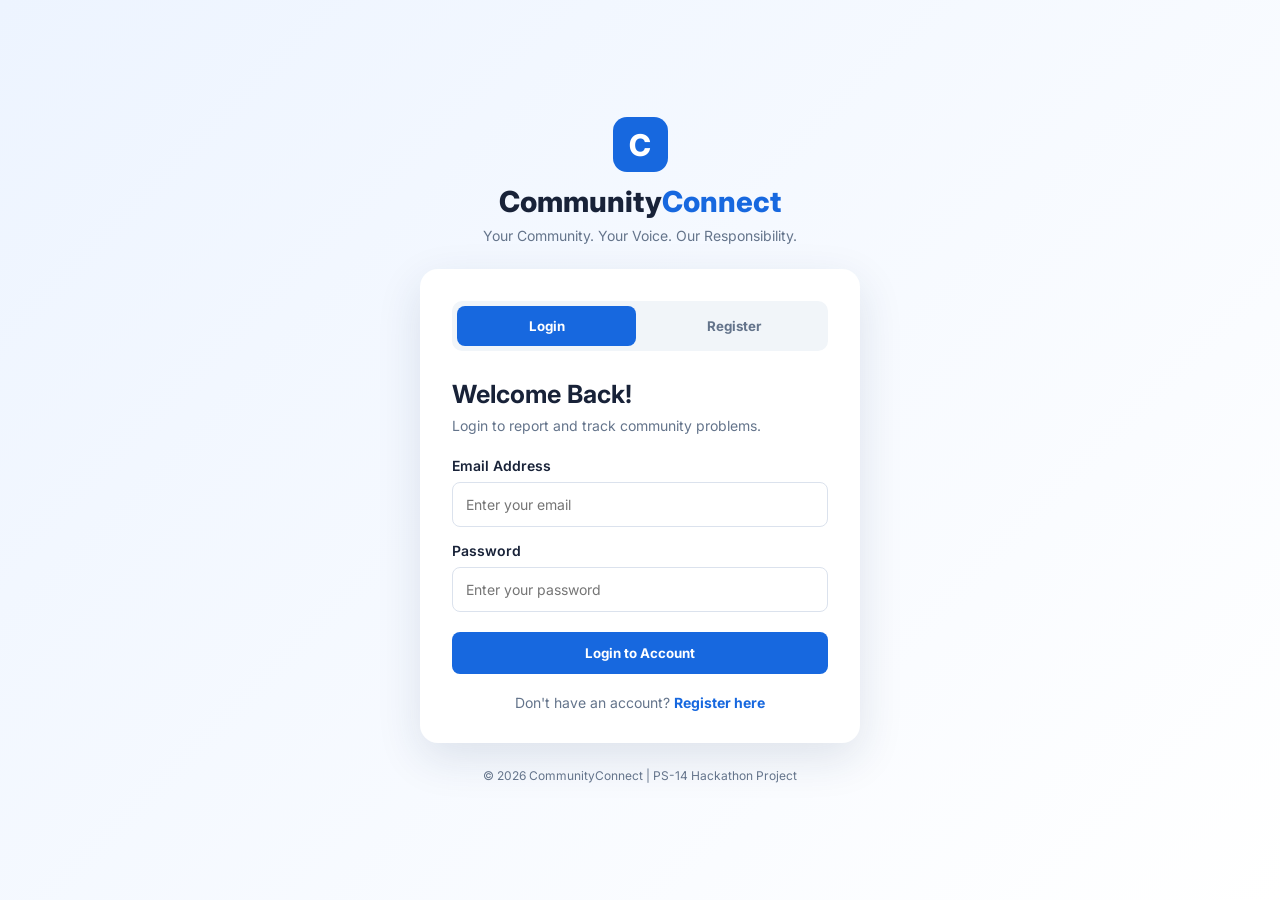
<file: frontend/index.html>
<!DOCTYPE html>
<html lang="en">
<head>
    <meta charset="UTF-8">
    <meta name="viewport" content="width=device-width, initial-scale=1.0">
    <title>CommunityConnect | Community Problem Reporting</title>
    <link rel="stylesheet" href="css/style.css">
    <link href="https://fonts.googleapis.com/css2?family=Inter:wght@400;500;600;700;800&display=swap" rel="stylesheet">
</head>

<body>

<!-- ================= AUTHENTICATION SCREEN ================= -->

<div id="authScreen" class="auth-screen">

    <div class="auth-brand">
        <div class="brand-logo">C</div>
        <h1>Community<span>Connect</span></h1>
        <p>Your Community. Your Voice. Our Responsibility.</p>
    </div>

    <div class="auth-card">

        <div class="auth-tabs">
            <button id="loginTab" class="auth-tab active" type="button" onclick="showAuthForm('login')">Login</button>
            <button id="registerTab" class="auth-tab" type="button" onclick="showAuthForm('register')">Register</button>
        </div>

        <!-- LOGIN FORM -->
        <div id="loginPanel">

            <h2>Welcome Back!</h2>
            <p class="auth-description">Login to report and track community problems.</p>

            <form id="loginForm">

                <label for="loginEmail">Email Address</label>
                <input type="email" id="loginEmail" placeholder="Enter your email" required>

                <label for="loginPassword">Password</label>
                <input type="password" id="loginPassword" placeholder="Enter your password" required>

                <button type="submit" class="primary-btn full-btn">Login to Account</button>

            </form>

            <p class="auth-switch">
                Don't have an account?
                <a href="#" onclick="showAuthForm('register'); return false;">Register here</a>
            </p>

        </div>

        <!-- REGISTER FORM -->
        <div id="registerPanel" hidden>

            <h2>Create an Account</h2>
            <p class="auth-description">Join your community and make a difference.</p>

            <form id="registerForm">

                <label for="regName">Full Name</label>
                <input type="text" id="regName" placeholder="Enter your full name" required>

                <label for="regEmail">Email Address</label>
                <input type="email" id="regEmail" placeholder="Enter your email" required>

                <label for="regPhone">Phone Number</label>
                <input type="tel" id="regPhone" placeholder="10-digit phone number" pattern="[0-9]{10}" required>

                <label for="regPassword">Password</label>
                <input type="password" id="regPassword" placeholder="At least 8 characters" minlength="8" required>

                <button type="submit" class="primary-btn full-btn">Create Account</button>

            </form>

            <p class="auth-switch">
                Already have an account?
                <a href="#" onclick="showAuthForm('login'); return false;">Login here</a>
            </p>

        </div>

    </div>

    <p class="auth-footer">© 2026 CommunityConnect | PS-14 Hackathon Project</p>

</div>


<!-- ================= MAIN APPLICATION ================= -->

<div id="appScreen" hidden>

    <!-- NAVBAR -->
    <header class="navbar">

        <a href="#" class="logo" onclick="showSection('home'); return false;">
            <span class="logo-icon">C</span>
            Community<span class="logo-highlight">Connect</span>
        </a>

        <nav class="nav-links" id="navLinks">
            <a href="#" onclick="showSection('home'); return false;">Home</a>
            <a href="#" onclick="showSection('about'); return false;">About</a>
            <a href="#" onclick="showSection('report'); return false;">Report Problem</a>
            <a href="#" onclick="showSection('complaints'); return false;">My Complaints</a>
            <a href="#" onclick="showSection('account'); return false;">My Account</a>
        </nav>

        <button class="profile-nav" onclick="showSection('account')">
            <span class="profile-avatar">👤</span>
            <span class="profile-nav-details">
                <strong id="navUserName">User</strong>
                <small>My Account</small>
            </span>
        </button>

        <button class="logout-btn" onclick="logoutUser()">Logout</button>

        <button class="menu-toggle" onclick="toggleMenu()" aria-label="Toggle menu">☰</button>

    </header>


    <main>

        <!-- ================= HOME ================= -->

        <section id="home" class="page-section active">

            <div class="hero">

                <div class="hero-content">

                    <span class="tag">BUILD A BETTER COMMUNITY</span>

                    <h1>
                        Your Community.<br>
                        Your Voice.<br>
                        <span>Our Responsibility.</span>
                    </h1>

                    <p>
                        See a problem in your neighbourhood?
                        Don't ignore it. Report it, track its progress
                        and help make your community a better place.
                    </p>

                    <div class="hero-buttons">
                        <button class="primary-btn" onclick="showSection('report')">Report a Problem →</button>
                        <button class="outline-btn" onclick="showSection('complaints')">Track Complaint</button>
                    </div>

                    <div class="hero-trust">
                        <span>✓ Easy Reporting</span>
                        <span>✓ Transparent Tracking</span>
                        <span>✓ Community Driven</span>
                    </div>

                </div>

                <div class="hero-visual">
                    <div class="visual-card">

                        <div class="visual-top">
                            <strong>Community Activity</strong>
                            <span class="live-dot">● Live Demo</span>
                        </div>

                        <div class="activity-item">
                            <div class="activity-icon">🚧</div>
                            <div class="activity-text">
                                <strong>Road Damage</strong>
                                <small>Main Road, Ward 05</small>
                            </div>
                            <span class="status progress">In Progress</span>
                        </div>

                        <div class="activity-item">
                            <div class="activity-icon">💧</div>
                            <div class="activity-text">
                                <strong>Water Leakage</strong>
                                <small>Market Street, Ward 02</small>
                            </div>
                            <span class="status resolved">Resolved</span>
                        </div>

                        <div class="activity-item">
                            <div class="activity-icon">🗑️</div>
                            <div class="activity-text">
                                <strong>Garbage Overflow</strong>
                                <small>Park Road, Ward 03</small>
                            </div>
                            <span class="status pending">Pending</span>
                        </div>

                        <div class="community-message">
                            🌱 <span>Small actions create big changes!</span>
                        </div>

                    </div>
                </div>

            </div>


            <!-- STATISTICS -->

            <div class="stats-section">

                <div class="stat-card">
                    <h2 id="totalReports">0</h2>
                    <p>Problems Reported</p>
                </div>

                <div class="stat-card">
                    <h2 id="resolvedReports">0</h2>
                    <p>Problems Resolved</p>
                </div>

                <div class="stat-card">
                    <h2>24/7</h2>
                    <p>Online Reporting</p>
                </div>

                <div class="stat-card">
                    <h2>100%</h2>
                    <p>Community Focused</p>
                </div>

            </div>


            <!-- ABOUT AND CATEGORIES -->

            <section id="about" class="content-section">

                <div class="section-heading">
                    <span class="tag">WHAT CAN YOU REPORT?</span>
                    <h2>Let's Solve Community Problems Together</h2>
                    <p>Choose a category and improve your neighbourhood.</p>
                </div>

                <div class="category-grid">

                    <div class="category-card">
                        <span>🚧</span>
                        <h3>Road Problems</h3>
                        <p>Potholes, damaged roads and broken footpaths.</p>
                    </div>

                    <div class="category-card">
                        <span>🗑️</span>
                        <h3>Garbage</h3>
                        <p>Waste accumulation and improper disposal.</p>
                    </div>

                    <div class="category-card">
                        <span>💧</span>
                        <h3>Water Issues</h3>
                        <p>Water leakage and water supply problems.</p>
                    </div>

                    <div class="category-card">
                        <span>💡</span>
                        <h3>Streetlights</h3>
                        <p>Broken streetlights and dark public areas.</p>
                    </div>

                    <div class="category-card">
                        <span>🚰</span>
                        <h3>Drainage</h3>
                        <p>Blocked drains and sewage problems.</p>
                    </div>

                    <div class="category-card">
                        <span>🏗️</span>
                        <h3>Infrastructure</h3>
                        <p>Damaged public facilities and structures.</p>
                    </div>

                </div>

            </section>


            <!-- HOW IT WORKS -->

            <section class="how-section">

                <div class="section-heading">
                    <span class="tag">SIMPLE PROCESS</span>
                    <h2>How CommunityConnect Works</h2>
                </div>

                <div class="steps-grid">

                    <div class="step-card">
                        <span class="step-number">01</span>
                        <h3>📝 Report</h3>
                        <p>Describe the problem and upload a photograph.</p>
                    </div>

                    <div class="step-card">
                        <span class="step-number">02</span>
                        <h3>🔍 Verification</h3>
                        <p>Authorities review your complaint.</p>
                    </div>

                    <div class="step-card">
                        <span class="step-number">03</span>
                        <h3>🛠️ Resolution</h3>
                        <p>The responsible department works on the issue.</p>
                    </div>

                    <div class="step-card">
                        <span class="step-number">04</span>
                        <h3>✅ Improvement</h3>
                        <p>Track the progress and see the final result.</p>
                    </div>

                </div>

            </section>

            <section class="cta-section">
                <h2>Have You Noticed a Problem?</h2>
                <p>Your report can make a real difference.</p>
                <button class="primary-btn" onclick="showSection('report')">Report It Now →</button>
            </section>

        </section>


        <!-- ================= REPORT PROBLEM ================= -->

        <section id="report" class="page-section inner-page">

            <div class="form-container">

                <span class="tag">MAKE YOUR VOICE HEARD</span>
                <h2>Report a Community Problem</h2>
                <p>Provide the details below to submit your complaint.</p>

                <form id="reportForm">

                    <label for="title">Problem Title *</label>
                    <input type="text" id="title" placeholder="Example: Damaged road near school" required>

                    <label for="category">Problem Category *</label>
                    <select id="category" required>
                        <option value="">Select a category</option>
                        <option>Road Problems</option>
                        <option>Garbage</option>
                        <option>Water Issues</option>
                        <option>Streetlights</option>
                        <option>Drainage</option>
                        <option>Infrastructure</option>
                        <option>Other</option>
                    </select>

                    <label for="description">Description *</label>
                    <textarea id="description" rows="5" placeholder="Describe the problem..." required></textarea>

                    <label for="location">Location *</label>
                    <input type="text" id="location" placeholder="Enter area, street or landmark" required>

                    <button type="button" class="outline-btn location-btn" onclick="getLocation()">
                        📍 Use My Current Location
                    </button>

                    <label for="image">Upload Photograph (Maximum 1 MB)</label>
                    <input type="file" id="image" accept="image/*">
                    <div id="imagePreview"></div>

                    <button type="submit" class="primary-btn full-btn">Submit Complaint →</button>

                </form>

            </div>

        </section>


        <!-- ================= MY COMPLAINTS ================= -->

        <section id="complaints" class="page-section inner-page">

            <div class="form-container wide-container">

                <span class="tag">TRACK YOUR REPORTS</span>
                <h2>My Complaints</h2>
                <p>View and track complaints submitted by your account.</p>

                <div class="filter-row">
                    <input type="text" id="searchComplaint" placeholder="Search by complaint ID or title...">

                    <select id="statusFilter">
                        <option value="All">All Status</option>
                        <option value="Pending">Pending</option>
                        <option value="In Progress">In Progress</option>
                        <option value="Resolved">Resolved</option>
                    </select>
                </div>

                <div id="complaintList" class="complaint-list"></div>

            </div>

        </section>


        <!-- ================= MY ACCOUNT ================= -->

        <section id="account" class="page-section inner-page">

            <div class="form-container wide-container">

                <span class="tag">PERSONAL PROFILE</span>
                <h2>My Account</h2>
                <p>View your account details and complaint history.</p>

                <div class="account-profile">

                    <div class="large-avatar">👤</div>

                    <h2 id="profileName">User Name</h2>
                    <p id="profileEmail">user@email.com</p>
                    <p id="profilePhone">Phone: Not available</p>

                </div>


                <h2 class="history-heading">My Complaint Summary</h2>

                <div class="account-stats">

                    <div class="stat-card">
                        <h2 id="myTotalReports">0</h2>
                        <p>Total Complaints</p>
                    </div>

                    <div class="stat-card">
                        <h2 id="myPendingReports">0</h2>
                        <p>Pending</p>
                    </div>

                    <div class="stat-card">
                        <h2 id="myProgressReports">0</h2>
                        <p>In Progress</p>
                    </div>

                    <div class="stat-card">
                        <h2 id="myResolvedReports">0</h2>
                        <p>Resolved</p>
                    </div>

                </div>


                <h2 class="history-heading">Previous Complaint History</h2>

                <div id="accountComplaintHistory" class="complaint-list"></div>

            </div>

        </section>

    </main>


    <!-- FOOTER -->

    <footer class="footer">
        <div class="footer-logo">Community<span>Connect</span></div>
        <p>Building better communities through collective action.</p>
        <div class="footer-bottom">© 2026 CommunityConnect. PS-14 Hackathon Project.</div>
    </footer>

</div>


<!-- CENTRE NOTIFICATION -->

<div id="toast" class="toast" role="alert" aria-live="assertive"></div>


<script src="js/script.js"></script>

</body>
</html>
</file>
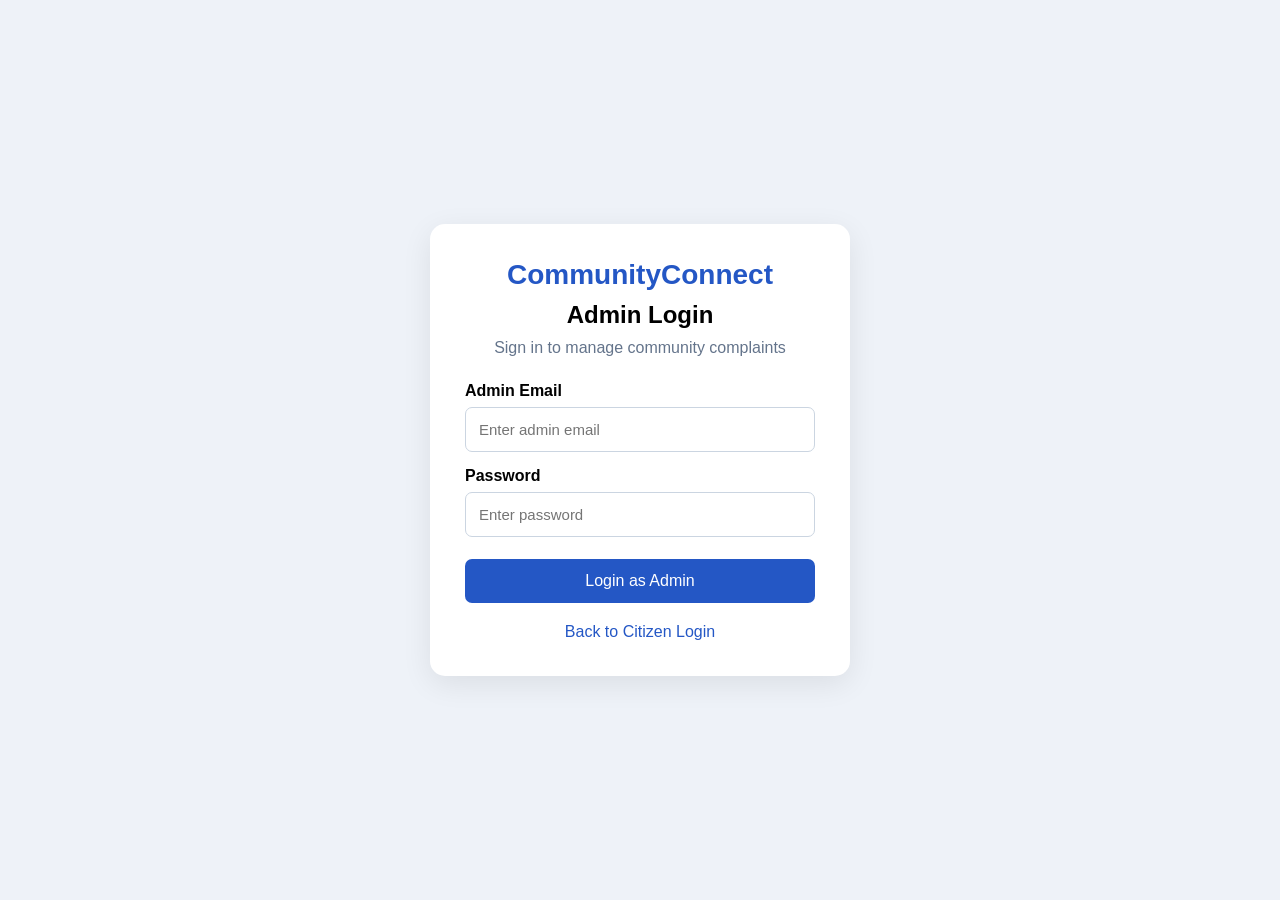
<file: frontend/admin-dashboard.html>
<!DOCTYPE html>
<html lang="en">
<head>
    <meta charset="UTF-8">
    <meta name="viewport" content="width=device-width, initial-scale=1.0">
    <title>CommunityConnect - Admin Dashboard</title>

    <style>
        * {
            box-sizing: border-box;
            margin: 0;
            padding: 0;
            font-family: Arial, sans-serif;
        }

        body {
            background: #f3f5fa;
            color: #263247;
        }

        header {
            background: #172b4d;
            color: white;
            padding: 20px 5%;
            display: flex;
            justify-content: space-between;
            align-items: center;
            flex-wrap: wrap;
            gap: 15px;
        }

        header h1 {
            font-size: 24px;
        }

        header p {
            margin-top: 7px;
            color: #dbe5f5;
        }

        button {
            padding: 11px 16px;
            border: none;
            border-radius: 6px;
            background: #2457c5;
            color: white;
            cursor: pointer;
        }

        button:hover {
            opacity: 0.88;
        }

        .logout {
            background: #dc4545;
        }

        main {
            padding: 30px 5%;
        }

        .welcome {
            margin-bottom: 25px;
        }

        .welcome p {
            color: #64748b;
            margin-top: 8px;
        }

        .stats {
            display: grid;
            grid-template-columns: repeat(4, 1fr);
            gap: 18px;
            margin-bottom: 35px;
        }

        .stat-card {
            background: white;
            padding: 23px;
            border-radius: 10px;
            box-shadow: 0 3px 12px #0000000d;
            border-left: 5px solid #2457c5;
        }

        .stat-card h2 {
            font-size: 32px;
            margin-top: 12px;
        }

        .stat-card p {
            color: #64748b;
        }

        .pending {
            border-color: #e5a000;
        }

        .progress {
            border-color: #2684d8;
        }

        .resolved {
            border-color: #219653;
        }

        .section-heading {
            margin-bottom: 18px;
        }

        .filters {
            display: flex;
            gap: 12px;
            flex-wrap: wrap;
            margin-bottom: 22px;
        }

        .filters input,
        .filters select {
            padding: 12px;
            border: 1px solid #ccd3df;
            border-radius: 6px;
            background: white;
            min-width: 180px;
        }

        .complaint-list {
            display: grid;
            grid-template-columns: repeat(auto-fit, minmax(290px, 1fr));
            gap: 20px;
        }

        .complaint-card {
            background: white;
            padding: 22px;
            border-radius: 10px;
            box-shadow: 0 3px 12px #0000000d;
        }

        .complaint-card h3 {
            margin-bottom: 15px;
            color: #172b4d;
        }

        .complaint-card p {
            margin: 10px 0;
            line-height: 1.5;
            overflow-wrap: anywhere;
        }

        .complaint-card img {
            width: 100%;
            max-height: 210px;
            object-fit: contain;
            margin: 12px 0;
            border-radius: 7px;
            background: #f3f5fa;
        }

        .status-select {
            width: 100%;
            padding: 11px;
            margin: 12px 0;
            border: 1px solid #ccd3df;
            border-radius: 6px;
        }

        .update-button {
            width: 100%;
        }

        .empty {
            text-align: center;
            padding: 35px;
            color: #64748b;
            background: white;
            border-radius: 10px;
            grid-column: 1 / -1;
        }

        #message {
            margin-bottom: 15px;
            color: #c0392b;
        }

        @media(max-width: 800px) {
            .stats {
                grid-template-columns: repeat(2, 1fr);
            }
        }

        @media(max-width: 480px) {
            .stats {
                grid-template-columns: 1fr;
            }

            header h1 {
                font-size: 20px;
            }
        }
    </style>
</head>

<body>

<header>
    <div>
        <h1>CommunityConnect Admin</h1>
        <p id="adminName">Administrator Dashboard</p>
    </div>

    <button class="logout" onclick="logoutAdmin()">Logout</button>
</header>

<main>

    <section class="welcome">
        <h2>Dashboard Overview</h2>
        <p>Monitor and manage community complaints.</p>
    </section>

    <section class="stats">

        <div class="stat-card">
            <p>Total Complaints</p>
            <h2 id="totalCount">0</h2>
        </div>

        <div class="stat-card pending">
            <p>Pending</p>
            <h2 id="pendingCount">0</h2>
        </div>

        <div class="stat-card progress">
            <p>In Progress</p>
            <h2 id="progressCount">0</h2>
        </div>

        <div class="stat-card resolved">
            <p>Resolved</p>
            <h2 id="resolvedCount">0</h2>
        </div>

    </section>

    <section>
        <div class="section-heading">
            <h2>All Community Complaints</h2>
            <p>View and update complaints submitted by citizens.</p>
        </div>

        <div class="filters">

            <input
                type="text"
                id="searchInput"
                placeholder="Search by title or location"
            >

            <select id="statusFilter">
                <option value="All">All Statuses</option>
                <option value="Pending">Pending</option>
                <option value="In Progress">In Progress</option>
                <option value="Resolved">Resolved</option>
            </select>

            <select id="categoryFilter">
                <option value="All">All Categories</option>
            </select>

            <button onclick="loadComplaints()">Refresh</button>

        </div>

        <p id="message"></p>

        <div class="complaint-list" id="complaintList">
            <div class="empty">Loading complaints...</div>
        </div>

    </section>

</main>

<script>
    const API_URL = "http://127.0.0.1:5000/api";

    const adminData = sessionStorage.getItem("communityAdmin");

    if (!adminData) {
        window.location.replace("admin.html");
    }

    const admin = adminData ? JSON.parse(adminData) : null;

    let allComplaints = [];

    if (admin) {
        document.getElementById("adminName").textContent =
            "Welcome, " + admin.name;

        loadComplaints();
    }

    async function loadComplaints() {

        const list = document.getElementById("complaintList");
        const message = document.getElementById("message");

        list.innerHTML = '<div class="empty">Loading complaints...</div>';
        message.textContent = "";

        try {
            const response = await fetch(
                `${API_URL}/admin/complaints?admin_id=${admin.id}`
            );

            const data = await response.json();

            if (!response.ok) {
                throw new Error(data.message || "Unable to load complaints");
            }

            allComplaints = data;

            updateStatistics();
            populateCategories();
            displayComplaints();

        } catch (error) {
            list.innerHTML = "";
            message.textContent = error.message;
        }
    }

    function updateStatistics() {

        document.getElementById("totalCount").textContent =
            allComplaints.length;

        document.getElementById("pendingCount").textContent =
            allComplaints.filter(c => c.status === "Pending").length;

        document.getElementById("progressCount").textContent =
            allComplaints.filter(c => c.status === "In Progress").length;

        document.getElementById("resolvedCount").textContent =
            allComplaints.filter(c => c.status === "Resolved").length;
    }

    function populateCategories() {

        const select = document.getElementById("categoryFilter");
        const selected = select.value;

        const categories = [
            ...new Set(allComplaints.map(c => c.category))
        ];

        select.innerHTML = '<option value="All">All Categories</option>';

        categories.forEach(category => {
            const option = document.createElement("option");
            option.value = category;
            option.textContent = category;
            select.appendChild(option);
        });

        select.value = categories.includes(selected) ? selected : "All";
    }

    function escapeHTML(value) {

        return String(value ?? "").replace(/[&<>"']/g, char => ({
            "&": "&amp;",
            "<": "&lt;",
            ">": "&gt;",
            '"': "&quot;",
            "'": "&#39;"
        })[char]);
    }

    function displayComplaints() {

        const list = document.getElementById("complaintList");

        const search = document.getElementById("searchInput")
            .value.toLowerCase();

        const status = document.getElementById("statusFilter").value;
        const category = document.getElementById("categoryFilter").value;

        const filtered = allComplaints.filter(c => {

            const matchesSearch =
                (c.title || "").toLowerCase().includes(search) ||
                (c.location || "").toLowerCase().includes(search);

            const matchesStatus =
                status === "All" || c.status === status;

            const matchesCategory =
                category === "All" || c.category === category;

            return matchesSearch && matchesStatus && matchesCategory;
        });

        list.innerHTML = "";

        if (filtered.length === 0) {
            list.innerHTML =
                '<div class="empty">No complaints found.</div>';
            return;
        }

        filtered.forEach(c => {

            const card = document.createElement("div");
            card.className = "complaint-card";

            card.innerHTML = `
                <h3>${escapeHTML(c.title)}</h3>

                <p><strong>Complaint ID:</strong>
                    ${escapeHTML(c.complaint_id)}</p>

                <p><strong>Category:</strong>
                    ${escapeHTML(c.category)}</p>

                <p><strong>Description:</strong>
                    ${escapeHTML(c.description)}</p>

                <p><strong>Location:</strong>
                    ${escapeHTML(c.location)}</p>

                <p><strong>Reported By:</strong>
                    ${escapeHTML(c.user_name)}</p>

                <p><strong>Date:</strong>
                    ${escapeHTML(c.created_at)}</p>

                <p><strong>Current Status:</strong>
                    ${escapeHTML(c.status)}</p>

                ${c.image
                    ? `<img src="${escapeHTML(c.image)}" alt="Complaint image">`
                    : ""}

                <label><strong>Update Status</strong></label>

                <select class="status-select">
                    <option value="Pending">Pending</option>
                    <option value="In Progress">In Progress</option>
                    <option value="Resolved">Resolved</option>
                </select>

                <button class="update-button">Update Status</button>
            `;

            const select = card.querySelector(".status-select");
            select.value = c.status;

            card.querySelector(".update-button").addEventListener(
                "click",
                () => updateStatus(c.complaint_id, select.value)
            );

            list.appendChild(card);
        });
    }

    async function updateStatus(complaintId, newStatus) {

        try {
            const response = await fetch(
                `${API_URL}/admin/complaints/${encodeURIComponent(complaintId)}/status`,
                {
                    method: "PUT",
                    headers: {
                        "Content-Type": "application/json"
                    },
                    body: JSON.stringify({
                        admin_id: admin.id,
                        status: newStatus
                    })
                }
            );

            const data = await response.json();

            if (!response.ok) {
                throw new Error(data.message || "Status update failed");
            }

            alert("Complaint status updated successfully!");

            await loadComplaints();

        } catch (error) {
            alert(error.message);
        }
    }

    document.getElementById("searchInput")
        .addEventListener("input", displayComplaints);

    document.getElementById("statusFilter")
        .addEventListener("change", displayComplaints);

    document.getElementById("categoryFilter")
        .addEventListener("change", displayComplaints);

    function logoutAdmin() {
        sessionStorage.removeItem("communityAdmin");
        window.location.replace("admin.html");
    }
</script>

</body>
</html>
</file>
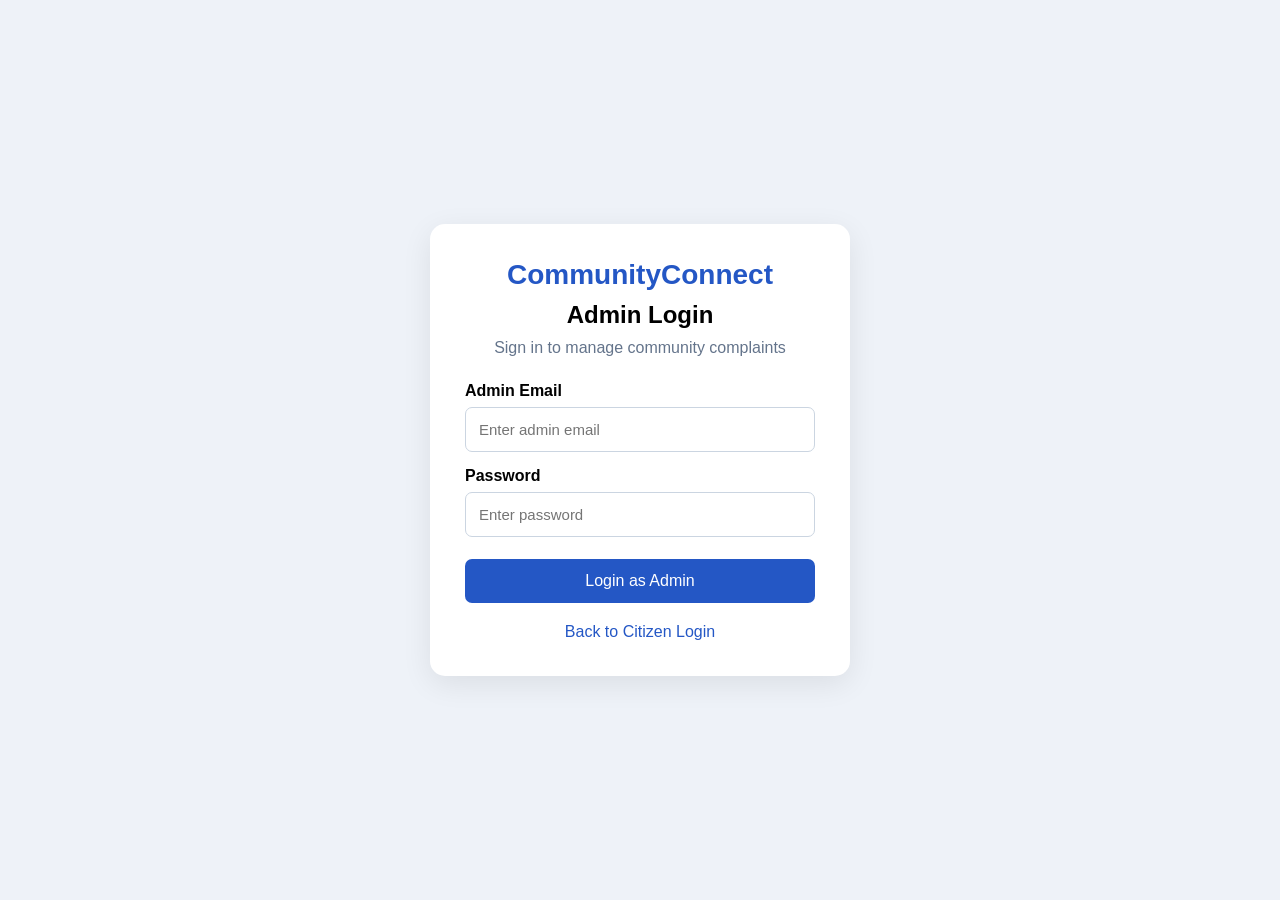
<file: frontend/admin.html>
<!DOCTYPE html>
<html lang="en">
<head>
    <meta charset="UTF-8">
    <meta name="viewport" content="width=device-width, initial-scale=1.0">
    <title>CommunityConnect - Admin Login</title>

    <style>
        * {
            box-sizing: border-box;
            margin: 0;
            padding: 0;
            font-family: Arial, sans-serif;
        }

        body {
            min-height: 100vh;
            display: flex;
            align-items: center;
            justify-content: center;
            background: #eef2f8;
        }

        .login-card {
            width: 90%;
            max-width: 420px;
            padding: 35px;
            background: white;
            border-radius: 15px;
            box-shadow: 0 8px 30px #00000015;
        }

        .logo {
            text-align: center;
            font-size: 28px;
            font-weight: bold;
            color: #2457c5;
            margin-bottom: 10px;
        }

        h2 {
            text-align: center;
            margin-bottom: 10px;
        }

        .subtitle {
            text-align: center;
            color: #64748b;
            margin-bottom: 25px;
        }

        label {
            display: block;
            margin: 15px 0 7px;
            font-weight: bold;
        }

        input {
            width: 100%;
            padding: 13px;
            border: 1px solid #cbd5e1;
            border-radius: 7px;
            font-size: 15px;
        }

        input:focus {
            outline: 2px solid #2457c5;
            border-color: #2457c5;
        }

        button {
            width: 100%;
            padding: 13px;
            margin-top: 22px;
            background: #2457c5;
            color: white;
            border: none;
            border-radius: 7px;
            font-size: 16px;
            cursor: pointer;
        }

        button:hover {
            background: #19449e;
        }

        button:disabled {
            background: #94a3b8;
            cursor: not-allowed;
        }

        #message {
            margin-top: 18px;
            text-align: center;
            font-size: 14px;
            color: #c0392b;
        }

        #message.success {
            color: #15803d;
        }

        .back-link {
            display: block;
            text-align: center;
            margin-top: 20px;
            color: #2457c5;
            text-decoration: none;
        }
    </style>
</head>

<body>

    <div class="login-card">

        <div class="logo">CommunityConnect</div>

        <h2>Admin Login</h2>

        <p class="subtitle">
            Sign in to manage community complaints
        </p>

        <form id="adminLoginForm">

            <label for="email">Admin Email</label>

            <input
                type="email"
                id="email"
                placeholder="Enter admin email"
                autocomplete="username"
                required
            >

            <label for="password">Password</label>

            <input
                type="password"
                id="password"
                placeholder="Enter password"
                autocomplete="current-password"
                required
            >

            <button type="submit" id="loginButton">
                Login as Admin
            </button>

        </form>

        <p id="message" role="status"></p>

        <a class="back-link" href="index.html">
            Back to Citizen Login
        </a>

    </div>

    <script>

        const API_URL = "http://127.0.0.1:5000/api";

        const loginForm = document.getElementById("adminLoginForm");
        const message = document.getElementById("message");
        const loginButton = document.getElementById("loginButton");

        loginForm.addEventListener("submit", async function(event) {

            event.preventDefault();

            const email = document.getElementById("email").value.trim().toLowerCase();
            const password = document.getElementById("password").value;

            message.className = "";
            message.textContent = "Checking admin credentials...";

            loginButton.disabled = true;
            loginButton.textContent = "Please wait...";

            try {

                const response = await fetch(
                    `${API_URL}/auth/login`,
                    {
                        method: "POST",

                        headers: {
                            "Content-Type": "application/json"
                        },

                        body: JSON.stringify({
                            email: email,
                            password: password
                        })
                    }
                );

                const data = await response.json();

                console.log("Login HTTP status:", response.status);
                console.log("Login response:", data);

                if (!response.ok) {
                    throw new Error(
                        data.message || `Login failed (${response.status})`
                    );
                }

                if (!data.user) {
                    throw new Error("Invalid response from server.");
                }

                if (data.user.role !== "admin") {
                    throw new Error(
                        "This account is not an administrator account."
                    );
                }

                sessionStorage.setItem(
                    "communityAdmin",
                    JSON.stringify(data.user)
                );

                message.className = "success";
                message.textContent = "Login successful! Opening dashboard...";

                window.location.href = "admin-dashboard.html";

            } catch (error) {

                console.error("Admin login error:", error);

                message.className = "";
                message.textContent = error.message;

            } finally {

                loginButton.disabled = false;
                loginButton.textContent = "Login as Admin";

            }

        });

    </script>

</body>
</html>
</file>
<file: frontend/css/style.css>
/* ================= GENERAL ================= */

* {
    margin: 0;
    padding: 0;
    box-sizing: border-box;
}

body {
    font-family: 'Inter', sans-serif;
    background: #f7f9fc;
    color: #182238;
}

button, input, textarea, select {
    font-family: inherit;
}

button {
    cursor: pointer;
}

[hidden] {
    display: none !important;
}


/* ================= LOGIN AND REGISTER SCREEN ================= */

.auth-screen {
    min-height: 100vh;
    display: flex;
    flex-direction: column;
    align-items: center;
    justify-content: center;
    padding: 30px 18px;
    background: linear-gradient(135deg, #edf4ff, #ffffff);
}

.auth-brand {
    text-align: center;
    margin-bottom: 25px;
}

.brand-logo {
    width: 55px;
    height: 55px;
    display: grid;
    place-items: center;
    margin: 0 auto 12px;
    background: #1768df;
    color: white;
    border-radius: 14px;
    font-size: 30px;
    font-weight: 800;
}

.auth-brand h1 {
    font-size: 29px;
    font-weight: 800;
}

.auth-brand h1 span {
    color: #1768df;
}

.auth-brand p {
    color: #64748b;
    margin-top: 8px;
    font-size: 14px;
}

.auth-card {
    width: 100%;
    max-width: 440px;
    background: white;
    padding: 32px;
    border-radius: 18px;
    box-shadow: 0 15px 45px rgba(25, 50, 90, 0.12);
}

.auth-tabs {
    display: flex;
    gap: 8px;
    padding: 5px;
    background: #f1f5f9;
    border-radius: 10px;
    margin-bottom: 28px;
}

.auth-tab {
    flex: 1;
    padding: 12px;
    border: none;
    border-radius: 8px;
    color: #64748b;
    background: transparent;
    font-weight: 700;
}

.auth-tab.active {
    background: #1768df;
    color: white;
}

.auth-card h2 {
    font-size: 25px;
    margin-bottom: 8px;
}

.auth-description {
    color: #64748b;
    font-size: 14px;
    margin-bottom: 23px;
}

.auth-card form label {
    display: block;
    font-size: 14px;
    font-weight: 600;
    margin: 15px 0 8px;
}

.auth-card input {
    width: 100%;
    padding: 13px;
    border: 1px solid #dbe2ed;
    border-radius: 8px;
    outline: none;
    font-size: 14px;
}

.auth-card input:focus {
    border-color: #1768df;
    box-shadow: 0 0 0 3px rgba(23, 104, 223, 0.1);
}

.auth-switch {
    text-align: center;
    margin-top: 20px;
    color: #64748b;
    font-size: 14px;
}

.auth-switch a {
    color: #1768df;
    font-weight: 700;
    text-decoration: none;
}

.auth-footer {
    margin-top: 25px;
    color: #64748b;
    font-size: 12px;
    text-align: center;
}


/* ================= BUTTONS ================= */

.primary-btn {
    border: none;
    background: #1768df;
    color: white;
    padding: 13px 20px;
    border-radius: 8px;
    font-weight: 700;
    transition: 0.2s;
}

.primary-btn:hover {
    background: #0e52bb;
    transform: translateY(-1px);
}

.outline-btn {
    border: 1px solid #1768df;
    background: white;
    color: #1768df;
    padding: 12px 19px;
    border-radius: 8px;
    font-weight: 700;
}

.outline-btn:hover {
    background: #edf4ff;
}

.full-btn {
    width: 100%;
    margin-top: 20px;
}


/* ================= NAVIGATION BAR ================= */

.navbar {
    min-height: 75px;
    background: white;
    display: flex;
    align-items: center;
    gap: 25px;
    padding: 12px 5%;
    box-shadow: 0 2px 12px rgba(0, 0, 0, 0.05);
    position: sticky;
    top: 0;
    z-index: 100;
}

.logo {
    display: flex;
    align-items: center;
    gap: 5px;
    font-size: 20px;
    font-weight: 800;
    color: #172238;
    text-decoration: none;
    white-space: nowrap;
}

.logo-icon {
    display: grid;
    place-items: center;
    width: 34px;
    height: 34px;
    border-radius: 9px;
    color: white;
    background: #1768df;
    margin-right: 4px;
}

.logo-highlight {
    color: #1768df;
}

.nav-links {
    display: flex;
    align-items: center;
    gap: 23px;
    margin-left: auto;
}

.nav-links a {
    text-decoration: none;
    color: #52627c;
    font-size: 13px;
    font-weight: 700;
    white-space: nowrap;
}

.nav-links a:hover {
    color: #1768df;
}

.profile-nav {
    display: flex;
    align-items: center;
    gap: 9px;
    padding: 7px 10px;
    background: #f1f5fa;
    border: none;
    border-radius: 9px;
    text-align: left;
}

.profile-avatar {
    font-size: 23px;
}

.profile-nav-details {
    display: flex;
    flex-direction: column;
}

.profile-nav-details strong {
    font-size: 12px;
    color: #182238;
}

.profile-nav-details small {
    font-size: 10px;
    color: #64748b;
}

.logout-btn {
    padding: 11px 15px;
    background: #e63946;
    border: none;
    color: white;
    border-radius: 7px;
    font-weight: 700;
}

.logout-btn:hover {
    background: #c92534;
}

.menu-toggle {
    display: none;
    background: none;
    border: none;
    font-size: 25px;
}


/* ================= PAGE DISPLAY ================= */

.page-section {
    display: none;
}

.page-section.active {
    display: block;
}

.inner-page {
    min-height: 75vh;
    padding: 55px 20px;
}


/* ================= HOME HERO ================= */

.hero {
    min-height: 550px;
    padding: 75px 8%;
    display: grid;
    grid-template-columns: 1.2fr 0.9fr;
    gap: 55px;
    align-items: center;
    background: linear-gradient(110deg, #eff5ff, #ffffff);
}

.tag {
    display: inline-block;
    padding: 8px 13px;
    background: #e4efff;
    color: #1768df;
    border-radius: 20px;
    font-size: 10px;
    font-weight: 800;
    letter-spacing: 0.7px;
}

.hero h1 {
    font-size: clamp(38px, 5vw, 58px);
    line-height: 1.12;
    margin: 22px 0;
    letter-spacing: -2px;
}

.hero h1 span {
    color: #1768df;
}

.hero-content > p {
    color: #64748b;
    line-height: 1.8;
    max-width: 520px;
    font-size: 15px;
}

.hero-buttons {
    display: flex;
    flex-wrap: wrap;
    gap: 12px;
    margin: 25px 0;
}

.hero-trust {
    display: flex;
    flex-wrap: wrap;
    gap: 18px;
    font-size: 11px;
    color: #475569;
}

.hero-visual {
    background: #1768df;
    padding: 20px;
    border-radius: 22px;
    box-shadow: 0 15px 35px rgba(23, 104, 223, 0.18);
}

.visual-card {
    background: white;
    border-radius: 14px;
    padding: 22px;
}

.visual-top {
    display: flex;
    justify-content: space-between;
    font-size: 13px;
    margin-bottom: 20px;
}

.live-dot {
    color: #16a34a;
    font-size: 10px;
    font-weight: 700;
}

.activity-item {
    display: flex;
    align-items: center;
    gap: 12px;
    padding: 16px 0;
    border-bottom: 1px solid #edf0f5;
}

.activity-icon {
    width: 38px;
    height: 38px;
    display: grid;
    place-items: center;
    background: #eff5ff;
    border-radius: 10px;
}

.activity-text {
    flex: 1;
    display: flex;
    flex-direction: column;
    gap: 5px;
}

.activity-text strong {
    font-size: 11px;
}

.activity-text small {
    font-size: 9px;
    color: #94a3b8;
}

.status {
    display: inline-block;
    padding: 6px 9px;
    border-radius: 20px;
    font-size: 10px;
    font-weight: 700;
    white-space: nowrap;
}

.status.pending {
    background: #fee2e2;
    color: #b91c1c;
}

.status.progress {
    background: #fef3c7;
    color: #92400e;
}

.status.resolved {
    background: #dcfce7;
    color: #15803d;
}

.community-message {
    display: flex;
    align-items: center;
    gap: 12px;
    padding: 18px;
    background: #edf4ff;
    border-radius: 10px;
    margin-top: 18px;
    font-size: 12px;
    font-weight: 700;
}


/* ================= STATISTICS ================= */

.stats-section {
    display: grid;
    grid-template-columns: repeat(4, 1fr);
    padding: 30px 5%;
    background: white;
}

.stat-card {
    text-align: center;
    padding: 15px;
    border-right: 1px solid #e2e8f0;
}

.stat-card:last-child {
    border-right: none;
}

.stat-card h2 {
    color: #1768df;
    font-size: 27px;
    margin-bottom: 8px;
}

.stat-card p {
    color: #64748b;
    font-size: 12px;
}


/* ================= CONTENT AND CATEGORIES ================= */

.content-section,
.how-section {
    padding: 70px 7%;
}

.section-heading {
    text-align: center;
    margin-bottom: 38px;
}

.section-heading h2 {
    font-size: 30px;
    margin: 15px 0;
}

.section-heading p {
    color: #64748b;
    font-size: 14px;
}

.category-grid {
    display: grid;
    grid-template-columns: repeat(3, 1fr);
    gap: 20px;
}

.category-card,
.step-card {
    background: white;
    padding: 25px;
    border-radius: 13px;
    border: 1px solid #edf0f5;
    transition: 0.2s;
}

.category-card:hover,
.step-card:hover {
    transform: translateY(-4px);
    box-shadow: 0 10px 25px rgba(0, 0, 0, 0.06);
}

.category-card > span {
    font-size: 30px;
}

.category-card h3,
.step-card h3 {
    margin: 13px 0 8px;
    font-size: 16px;
}

.category-card p,
.step-card p {
    color: #64748b;
    font-size: 13px;
    line-height: 1.6;
}

.steps-grid {
    display: grid;
    grid-template-columns: repeat(4, 1fr);
    gap: 18px;
}

.step-number {
    display: block;
    color: #1768df;
    font-weight: 800;
    margin-bottom: 15px;
    font-size: 22px;
}

.cta-section {
    background: #1768df;
    color: white;
    text-align: center;
    padding: 55px 20px;
}

.cta-section h2 {
    font-size: 28px;
    margin-bottom: 12px;
}

.cta-section p {
    margin-bottom: 22px;
}


/* ================= FORMS ================= */

.form-container {
    width: 100%;
    max-width: 650px;
    margin: auto;
    padding: 35px;
    background: white;
    border-radius: 15px;
    box-shadow: 0 8px 30px rgba(0, 0, 0, 0.05);
}

.wide-container {
    max-width: 1000px;
}

.form-container > h2 {
    margin: 15px 0 10px;
    font-size: 27px;
}

.form-container > p {
    color: #64748b;
    margin-bottom: 25px;
    font-size: 14px;
}

.form-container form label {
    display: block;
    font-size: 13px;
    font-weight: 700;
    margin: 17px 0 8px;
}

.form-container input,
.form-container select,
.form-container textarea {
    width: 100%;
    padding: 13px;
    border: 1px solid #dbe2ed;
    border-radius: 8px;
    outline: none;
    font-size: 14px;
    background: white;
}

.form-container input:focus,
.form-container select:focus,
.form-container textarea:focus {
    border-color: #1768df;
    box-shadow: 0 0 0 3px rgba(23, 104, 223, 0.08);
}

.form-container textarea {
    resize: vertical;
}

.location-btn {
    margin-top: 12px;
}

#imagePreview {
    margin-top: 12px;
}

#imagePreview img {
    max-width: 200px;
    max-height: 160px;
    border-radius: 8px;
    object-fit: cover;
}

.filter-row {
    display: grid;
    grid-template-columns: 1fr 200px;
    gap: 12px;
    margin: 25px 0;
}


/* ================= COMPLAINT CARDS ================= */

.complaint-list {
    display: grid;
    gap: 16px;
}

.complaint-card {
    padding: 22px;
    background: white;
    border: 1px solid #e5eaf1;
    border-radius: 12px;
}

.complaint-card h3 {
    margin: 10px 0;
    font-size: 18px;
}

.complaint-card p {
    color: #64748b;
    font-size: 13px;
    line-height: 1.6;
    margin: 8px 0;
}

.complaint-id {
    color: #1768df;
    font-weight: 700;
    font-size: 12px;
}

.complaint-card img {
    display: block;
    max-width: 220px;
    max-height: 180px;
    margin-top: 15px;
    border-radius: 9px;
    object-fit: cover;
}

.complaint-card .status {
    margin-top: 10px;
}


/* ================= ACCOUNT PAGE ================= */

.account-profile {
    background: #f1f6ff;
    border-radius: 14px;
    padding: 30px;
    text-align: center;
    margin: 25px 0 35px;
}

.large-avatar {
    width: 75px;
    height: 75px;
    display: grid;
    place-items: center;
    margin: auto auto 12px;
    background: #dceaff;
    border-radius: 50%;
    font-size: 37px;
}

.account-profile h2 {
    margin: 8px 0;
}

.account-profile p {
    color: #64748b;
    font-size: 14px;
    margin: 6px 0;
}

.history-heading {
    font-size: 21px;
    margin: 30px 0 18px;
}

.account-stats {
    display: grid;
    grid-template-columns: repeat(4, 1fr);
    gap: 12px;
}

.account-stats .stat-card {
    background: #f8fafc;
    border: 1px solid #e5eaf1;
    border-radius: 10px;
}


/* ================= FOOTER ================= */

.footer {
    background: #172238;
    color: white;
    text-align: center;
    padding: 35px 20px;
}

.footer-logo {
    justify-content: center;
    color: white;
    margin-bottom: 10px;
}

.footer-logo span {
    color: #69a5ff;
}

.footer p {
    color: #cbd5e1;
    font-size: 13px;
}

.footer-bottom {
    margin-top: 25px;
    padding-top: 18px;
    border-top: 1px solid #334155;
    font-size: 12px;
    color: #cbd5e1;
}


/* ================= CENTRE NOTIFICATION ================= */

.toast {
    position: fixed;
    top: 50%;
    left: 50%;
    transform: translate(-50%, -50%) scale(0.9);
    z-index: 99999;
    width: max-content;
    max-width: 85%;
    min-width: 280px;
    padding: 19px 25px;
    background: #202b3d;
    color: white;
    text-align: center;
    font-size: 15px;
    font-weight: 600;
    border-radius: 12px;
    box-shadow: 0 12px 40px rgba(0, 0, 0, 0.25);
    opacity: 0;
    visibility: hidden;
    transition: 0.25s ease;
}

.toast.show {
    opacity: 1;
    visibility: visible;
    transform: translate(-50%, -50%) scale(1);
}


/* ================= RESPONSIVE DESIGN ================= */

@media (max-width: 1000px) {

    .navbar {
        flex-wrap: wrap;
        gap: 12px;
    }

    .nav-links {
        gap: 12px;
    }

    .hero {
        padding: 55px 5%;
        gap: 25px;
    }

    .hero h1 {
        font-size: 43px;
    }

}

@media (max-width: 760px) {

    .navbar {
        padding: 13px 5%;
    }

    .menu-toggle {
        display: block;
        margin-left: auto;
    }

    .nav-links {
        display: none;
        width: 100%;
        flex-direction: column;
        align-items: flex-start;
        order: 5;
        padding: 15px 0;
    }

    .nav-links.open {
        display: flex;
    }

    .profile-nav {
        margin-left: auto;
    }

    .hero {
        grid-template-columns: 1fr;
    }

    .hero h1 {
        font-size: 39px;
    }

    .stats-section {
        grid-template-columns: repeat(2, 1fr);
    }

    .stat-card:nth-child(2) {
        border-right: none;
    }

    .category-grid {
        grid-template-columns: repeat(2, 1fr);
    }

    .steps-grid {
        grid-template-columns: repeat(2, 1fr);
    }

    .account-stats {
        grid-template-columns: repeat(2, 1fr);
    }

}

@media (max-width: 480px) {

    .auth-card {
        padding: 23px;
    }

    .hero h1 {
        font-size: 34px;
    }

    .hero-trust {
        gap: 10px;
    }

    .category-grid,
    .steps-grid {
        grid-template-columns: 1fr;
    }

    .filter-row {
        grid-template-columns: 1fr;
    }

    .form-container {
        padding: 23px;
    }

    .profile-nav-details {
        display: none;
    }

    .logout-btn {
        padding: 9px 10px;
    }

}
</file>
